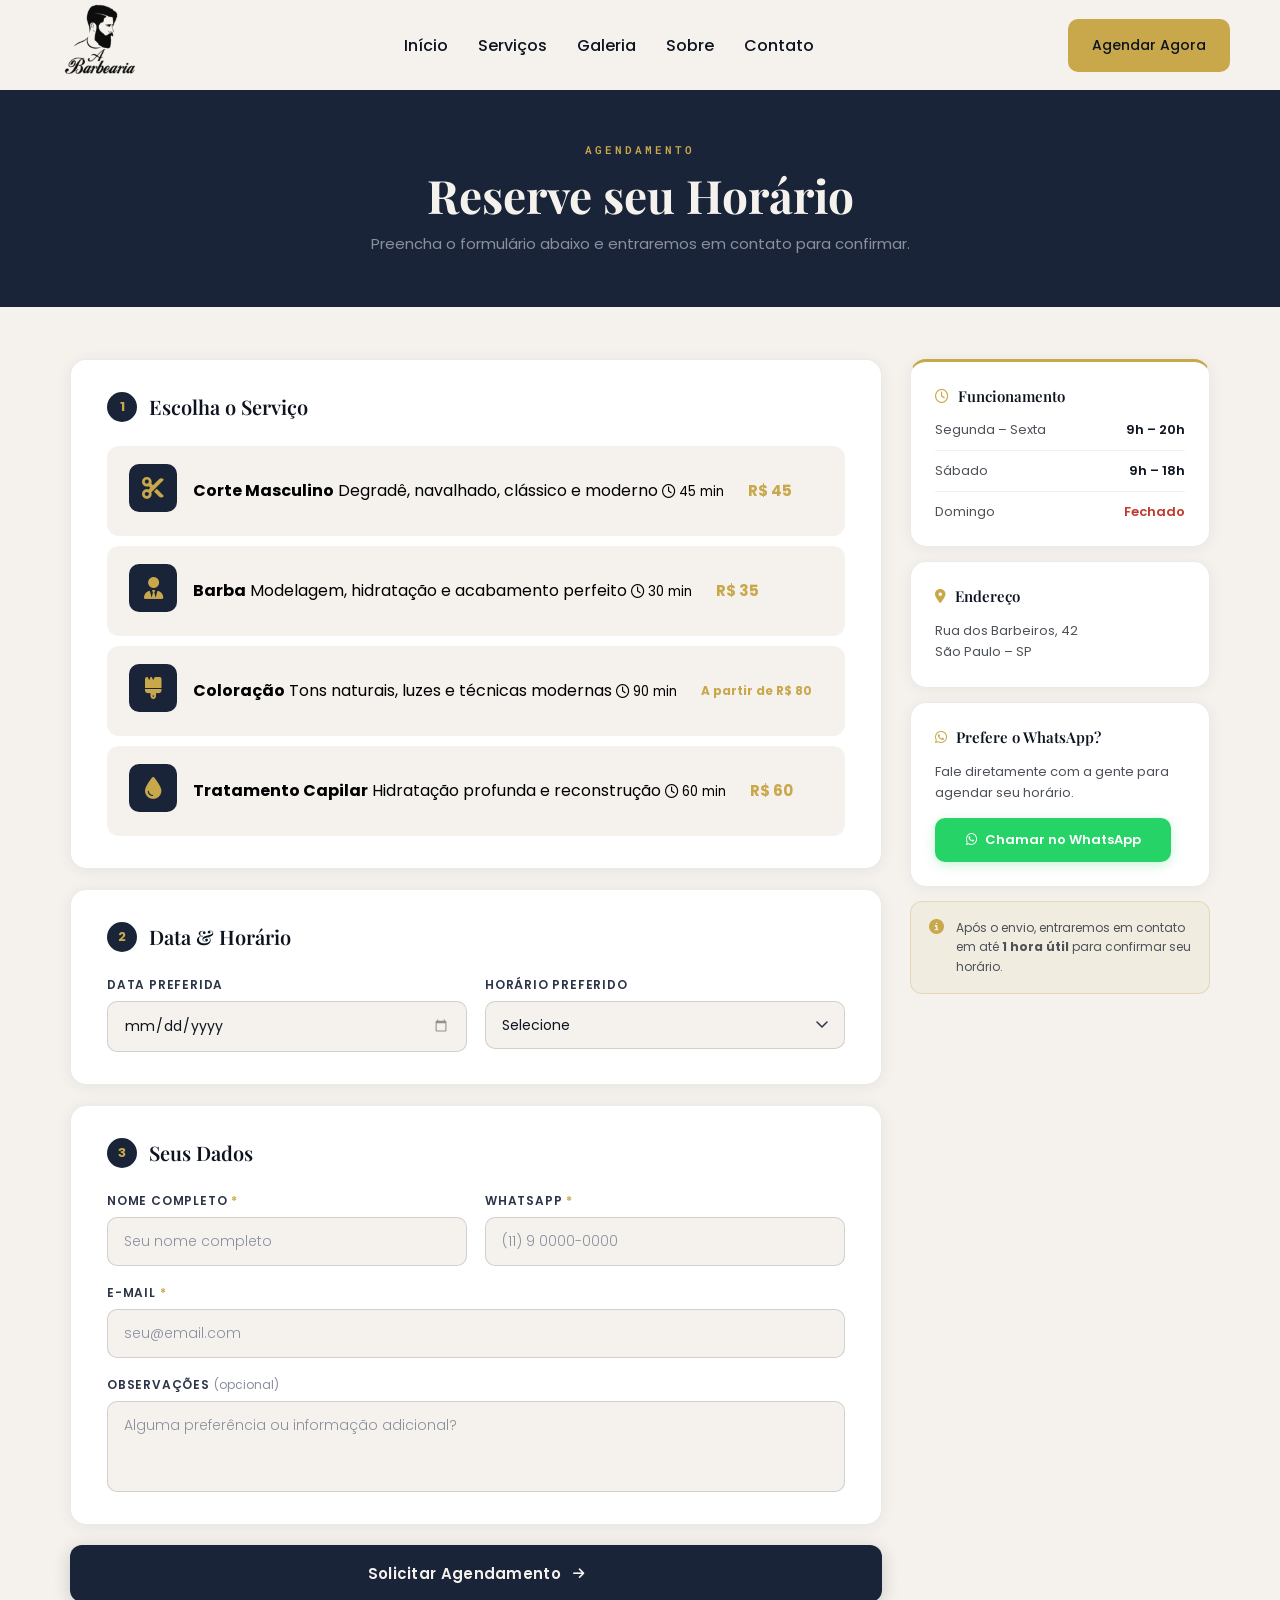
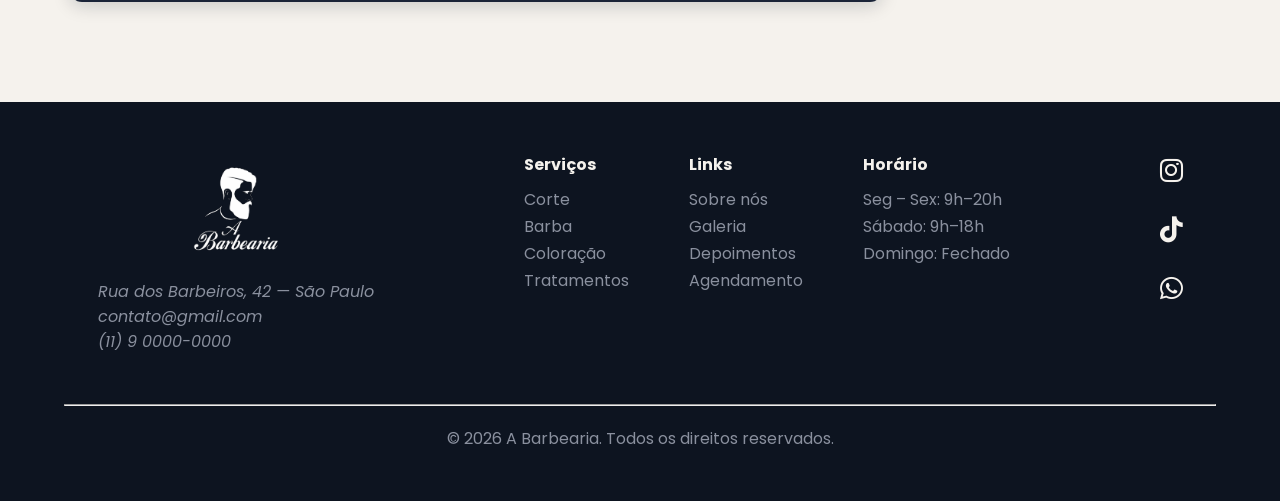
<file: pages/agendamento.html>
<!DOCTYPE html>
<html lang="pt-BR">

<head>
    <meta charset="UTF-8">
    <meta name="viewport" content="width=device-width, initial-scale=1.0">
    <link rel="stylesheet" href="../style/style.css">
    <link rel="stylesheet" href="../style/agendamento.css">
    <link rel="preconnect" href="https://fonts.googleapis.com">
    <link rel="preconnect" href="https://fonts.gstatic.com" crossorigin>
    <link
        href="https://fonts.googleapis.com/css2?family=Playfair+Display:wght@400;500;600;700;800&family=Poppins:wght@300;400;500;600&display=swap"
        rel="stylesheet">
    <link rel="stylesheet" href="https://cdnjs.cloudflare.com/ajax/libs/font-awesome/6.5.0/css/all.min.css">
    <title>Agendamento — A Barbearia</title>
</head>

<body class="pagina-agendamento">

    <header class="navbar">
        <div class="logo">
            <a href="../index.html"><img src="../midias/images/logos/logo-com-texto-preto.png" alt="Logo da Barbearia"></a>
        </div>

        <button id="btn-mobile" class="menu-hamburguer" aria-label="Abrir Menu" aria-expanded="false">
            <i class="fa-solid fa-bars" id="icone-btn"></i>
        </button>

        <nav class="nav-menu">
            <ul class="navlink">
                <li><a href="../index.html#inicio">Início</a></li>
                <li><a href="../index.html#servicos">Serviços</a></li>
                <li><a href="../index.html#galeria">Galeria</a></li>
                <li><a href="../index.html#quem-somos">Sobre</a></li>
                <li><a href="../index.html#footer">Contato</a></li>
            </ul>
        </nav>
        <a href="../pages/agendamento.html" class="btn btn-primary">Agendar Agora</a>
    </header>

    <!-- Hero banner -->
    <div class="agendamento-hero">
        <span class="secao-label">Agendamento</span>
        <h1>Reserve seu Horário</h1>
        <p>Preencha o formulário abaixo e entraremos em contato para confirmar.</p>
    </div>

    <!-- Main -->
    <main class="agendamento-main">
        <div class="agendamento-layout">

            <!-- ── Coluna esquerda: Formulário ── -->
            <div class="formulario-wrapper">
                <form id="form" action="https://wa.me/5511917957905" target="_blank">
                <!-- Bloco 1: Serviço -->
                <div class="form-bloco">
                    <h3><span class="bloco-num">1</span> Escolha o Serviço</h3>
                    <div class="servicos-opcoes">

                        <label class="servico-opcao">
                            <input type="checkbox" name="servico" value="corte">
                            <div class="opcao-card">
                                <div class="servico-icone">
                                    <i class="fa-solid fa-scissors"></i>
                                </div>
                                <div class="opcao-info">
                                    <strong>Corte Masculino</strong>
                                    <span>Degradê, navalhado, clássico e moderno</span>
                                    <small><i class="fa-regular fa-clock"></i> 45 min</small>
                                </div>
                                <span class="opcao-preco">R$ 45</span>
                            </div>
                        </label>

                        <label class="servico-opcao">
                            <input type="checkbox" name="servico" value="barba">
                            <div class="opcao-card">
                                <div class="servico-icone">
                                    <i class="fa-solid fa-user-tie"></i>
                                </div>
                                <div class="opcao-info">
                                    <strong>Barba</strong>
                                    <span>Modelagem, hidratação e acabamento perfeito</span>
                                    <small><i class="fa-regular fa-clock"></i> 30 min</small>
                                </div>
                                <span class="opcao-preco">R$ 35</span>
                            </div>
                        </label>

                        <label class="servico-opcao">
                            <input type="checkbox" name="servico" value="coloracao">
                            <div class="opcao-card">
                                <div class="servico-icone">
                                    <i class="fa-solid fa-brush"></i>
                                </div>
                                <div class="opcao-info">
                                    <strong>Coloração</strong>
                                    <span>Tons naturais, luzes e técnicas modernas</span>
                                    <small><i class="fa-regular fa-clock"></i> 90 min</small>
                                </div>
                                <span class="opcao-preco destaque">A partir de R$ 80</span>
                            </div>
                        </label>

                        <label class="servico-opcao">
                            <input type="checkbox" name="servico" value="tratamento">
                            <div class="opcao-card">
                                <div class="servico-icone">
                                    <i class="fa-solid fa-droplet"></i>
                                </div>
                                <div class="opcao-info">
                                    <strong>Tratamento Capilar</strong>
                                    <span>Hidratação profunda e reconstrução</span>
                                    <small><i class="fa-regular fa-clock"></i> 60 min</small>
                                </div>
                                <span class="opcao-preco">R$ 60</span>
                            </div>
                        </label>
                        
                    </div>
                </div>

                <!-- Bloco 2: Data & Horário -->
                <div class="form-bloco">
                    <h3><span class="bloco-num">2</span> Data & Horário</h3>
                    <div class="data-horario-row">
                        <div class="campo">
                            <label for="data">Data preferida</label>
                            <input type="date" id="data" required name="data">
                        </div>
                        <div class="campo">
                            <label for="horario">Horário preferido</label>
                            <select id="horario" required name="horario">
                                <option value="" disabled selected>Selecione</option>
                                <option>09:00</option>
                                <option>09:30</option>
                                <option>10:00</option>
                                <option>10:30</option>
                                <option>11:00</option>
                                <option>11:30</option>
                                <option>14:00</option>
                                <option>14:30</option>
                                <option>15:00</option>
                                <option>15:30</option>
                                <option>16:00</option>
                                <option>16:30</option>
                                <option>17:00</option>
                                <option>17:30</option>
                                <option>18:00</option>
                                <option>18:30</option>
                                <option>19:00</option>
                                <option>19:30</option>
                            </select>
                        </div>
                    </div>
                </div>

                <!-- Bloco 3: Dados pessoais -->
                <div class="form-bloco">
                    <h3><span class="bloco-num">3</span> Seus Dados</h3>
                    <div class="campos-grid">

                        <div class="campo">
                            <label for="nome">Nome completo <span class="obrigatorio">*</span></label>
                            <input type="text" id="nome" name="nome" placeholder="Seu nome completo" required>
                        </div>

                        <div class="campo">
                            <label for="telefone">WhatsApp <span class="obrigatorio">*</span></label>
                            <input type="tel" id="telefone" name="telefone" placeholder="(11) 9 0000-0000" required>
                        </div>

                        <div class="campo campo-full">
                            <label for="email">E-mail <span class="obrigatorio">*</span></label>
                            <input type="email" id="email" name="email" placeholder="seu@email.com" required>
                        </div>

                        <div class="campo campo-full">
                            <label for="observacoes">Observações <span
                                    style="font-weight:400;text-transform:none;letter-spacing:0;color:var(--color-gray)">(opcional)</span></label>
                            <textarea id="observacoes" name="observacoes" rows="3"
                                placeholder="Alguma preferência ou informação adicional?"></textarea>
                            <input type="hidden" name="text" value="" id="mensagemCompleta">
                        </div>

                    </div>
                </div>

                <button class="btn-agendar" type="button" onclick="enviarMensagem()">
                    Solicitar Agendamento <i class="fa-solid fa-arrow-right"></i>
                </button>
                </form>
            </div>

            <!-- ── Coluna direita: Aside ── -->
            <aside class="agendamento-aside">

                <div class="aside-bloco destaque-aside">
                    <h4><i class="fa-regular fa-clock"></i> Funcionamento</h4>
                    <ul class="horarios-lista">
                        <li><span>Segunda – Sexta</span><strong>9h – 20h</strong></li>
                        <li><span>Sábado</span><strong>9h – 18h</strong></li>
                        <li class="fechado"><span>Domingo</span><strong>Fechado</strong></li>
                    </ul>
                </div>

                <div class="aside-bloco">
                    <h4><i class="fa-solid fa-location-dot"></i> Endereço</h4>
                    <p>Rua dos Barbeiros, 42<br>São Paulo – SP</p>
                </div>

                <div class="aside-bloco">
                    <h4><i class="fa-brands fa-whatsapp"></i> Prefere o WhatsApp?</h4>
                    <p>Fale diretamente com a gente para agendar seu horário.</p>
                    <a href="https://wa.me/+5511917957905" class="btn-whatsapp" target="_blank">
                        <i class="fa-brands fa-whatsapp"></i> Chamar no WhatsApp
                    </a>
                </div>

                <div class="aside-aviso">
                    <i class="fa-solid fa-circle-info"></i>
                    <p>Após o envio, entraremos em contato em até <strong>1 hora útil</strong> para confirmar seu
                        horário.</p>
                </div>

            </aside>

        </div>
    </main>

    <footer id="footer">
        <div class="footer-container">
            <div class="brand">
                <div class="logo">
                    <a href="../index.html"><img src="../midias/images/logos/logo-com-texto-branco.png"
                            alt="Logo A Barbearia" /></a>
                </div>
                <address>
                    <p>Rua dos Barbeiros, 42 — São Paulo</p>
                    <p>contato@gmail.com</p>
                    <p>(11) 9 0000-0000</p>
                </address>
            </div>
            <nav>
                <div class="links">
                    <h4>Serviços</h4>
                    <ul>
                        <li><a href="../pages/agendamento.html">Corte</a></li>
                        <li><a href="../pages/agendamento.html">Barba</a></li>
                        <li><a href="../pages/agendamento.html">Coloração</a></li>
                        <li><a href="../pages/agendamento.html">Tratamentos</a></li>
                    </ul>
                </div>
                <div class="links">
                    <h4>Links</h4>
                    <ul>
                        <li><a href="#">Sobre nós</a></li>
                        <li><a href="../pages/galeria.html">Galeria</a></li>
                        <li><a href="#">Depoimentos</a></li>
                        <li><a href="../pages/agendamento.html">Agendamento</a></li>
                    </ul>
                </div>
                <div class="links">
                    <h4>Horário</h4>
                    <ul>
                        <li>Seg – Sex: 9h–20h</li>
                        <li>Sábado: 9h–18h</li>
                        <li>Domingo: Fechado</li>
                    </ul>
                </div>
            </nav>
            <div class="social">
                <a href="#"><i class="fa-brands fa-instagram"></i></a>
                <a href="#"><i class="fa-brands fa-tiktok"></i></a>
                <a href="#"><i class="fa-brands fa-whatsapp"></i></a>
            </div>
        </div>
        <div class="copyright">
            <hr />
            <p>© 2026 A Barbearia. Todos os direitos reservados.</p>
        </div>
    </footer>

    <script src="../script/script.js" defer></script>
</body>

</html>
</file>
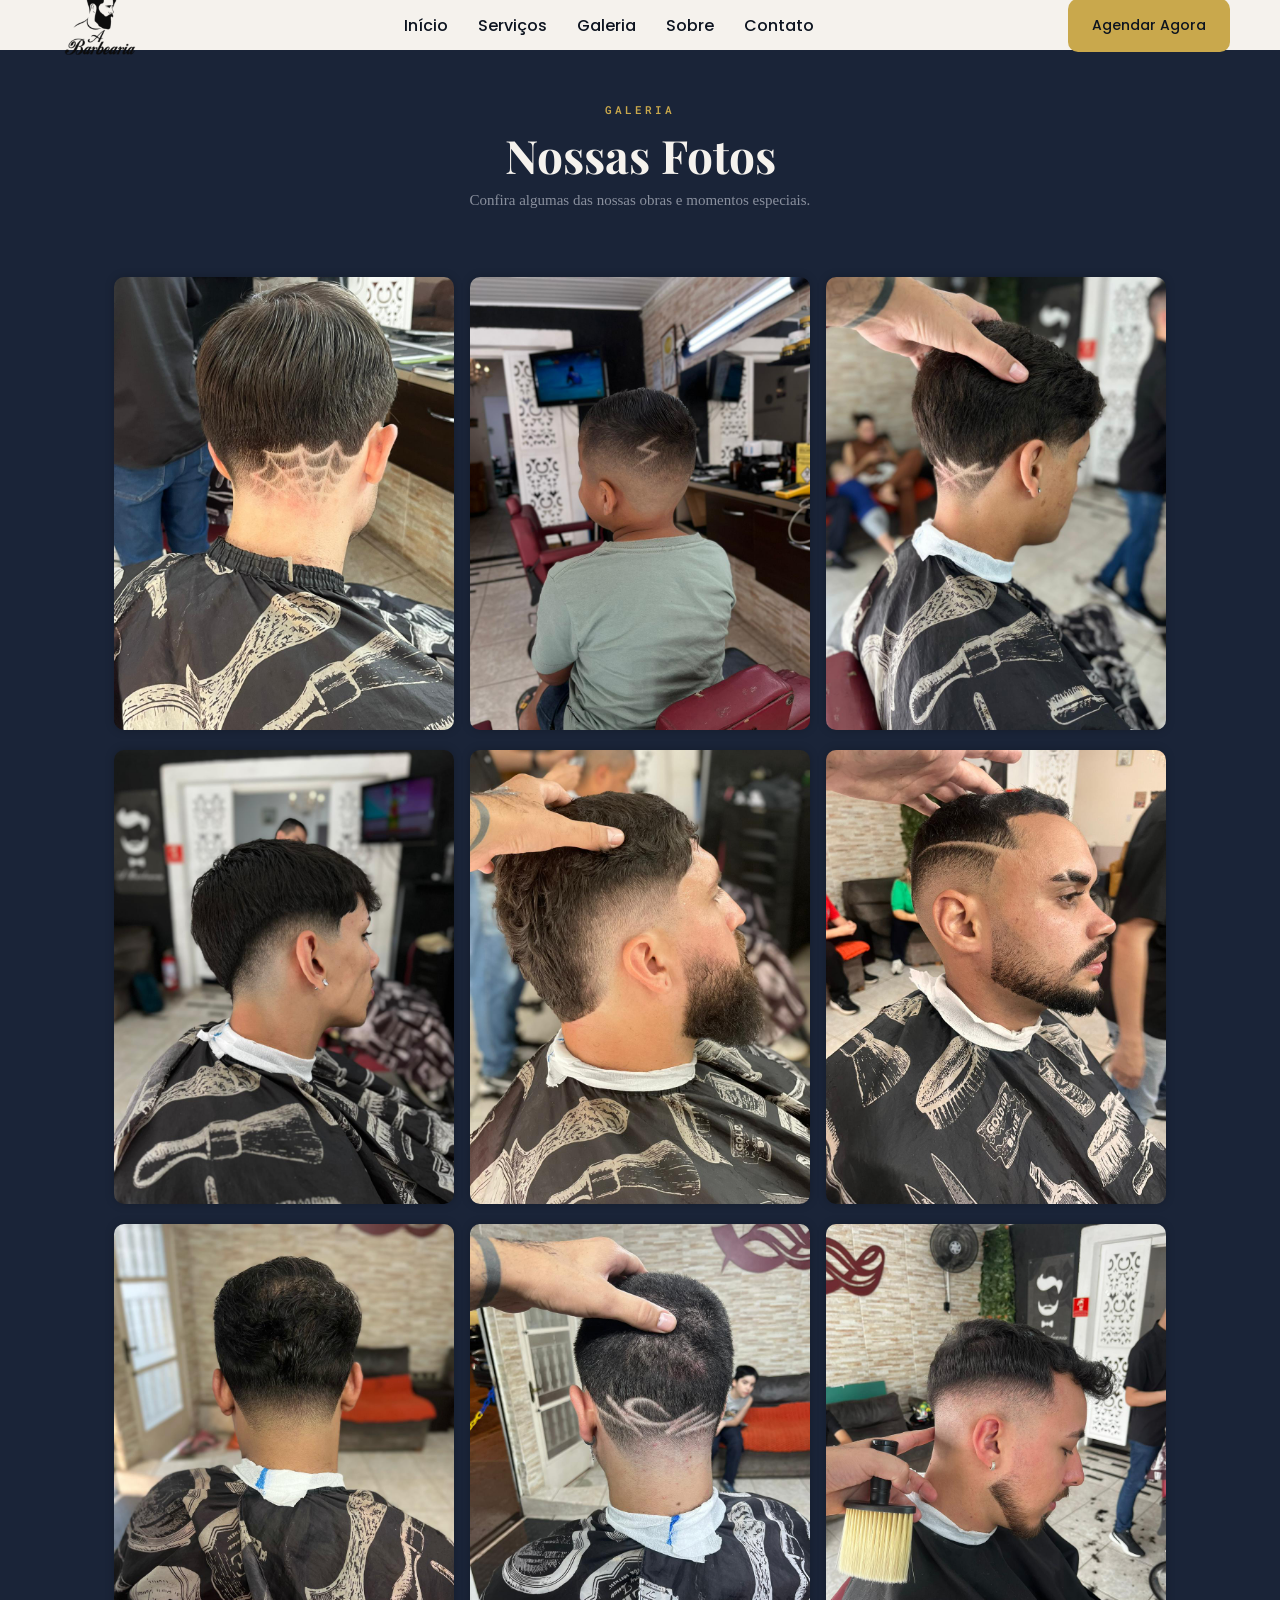
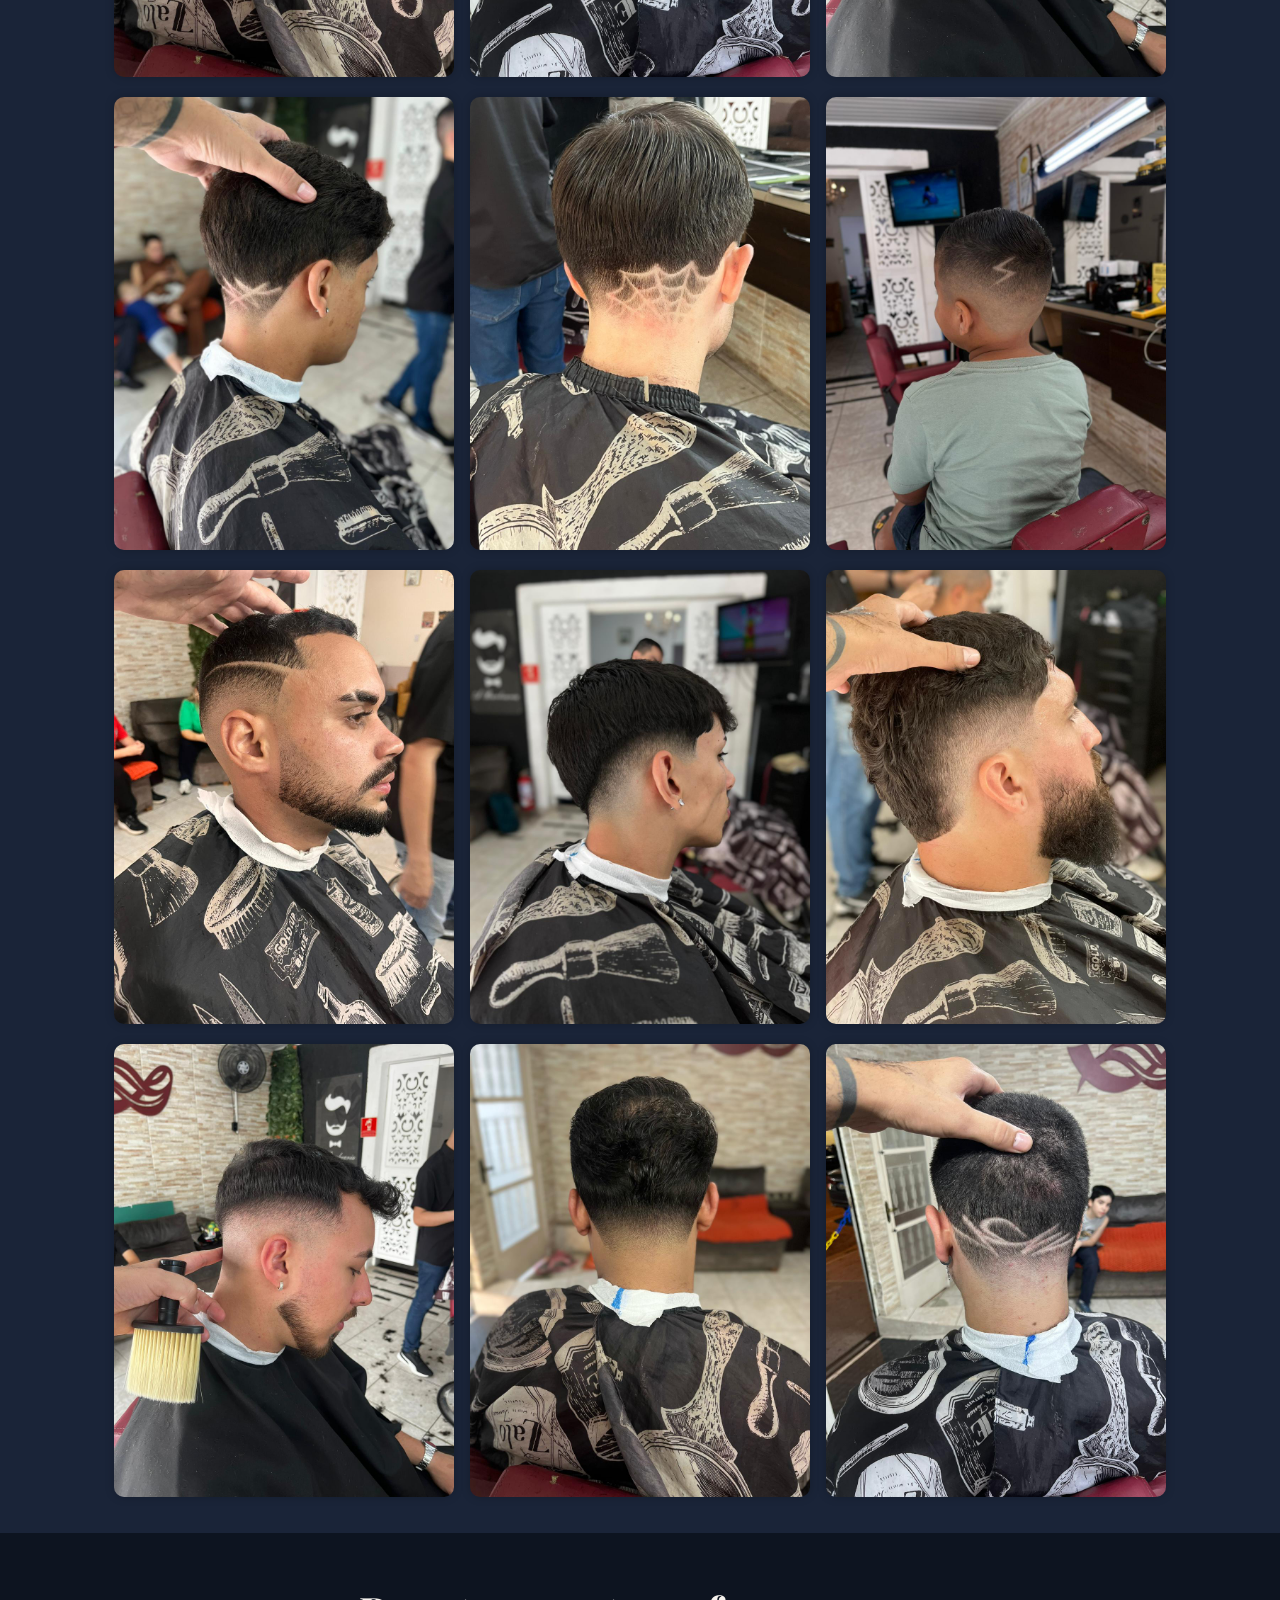
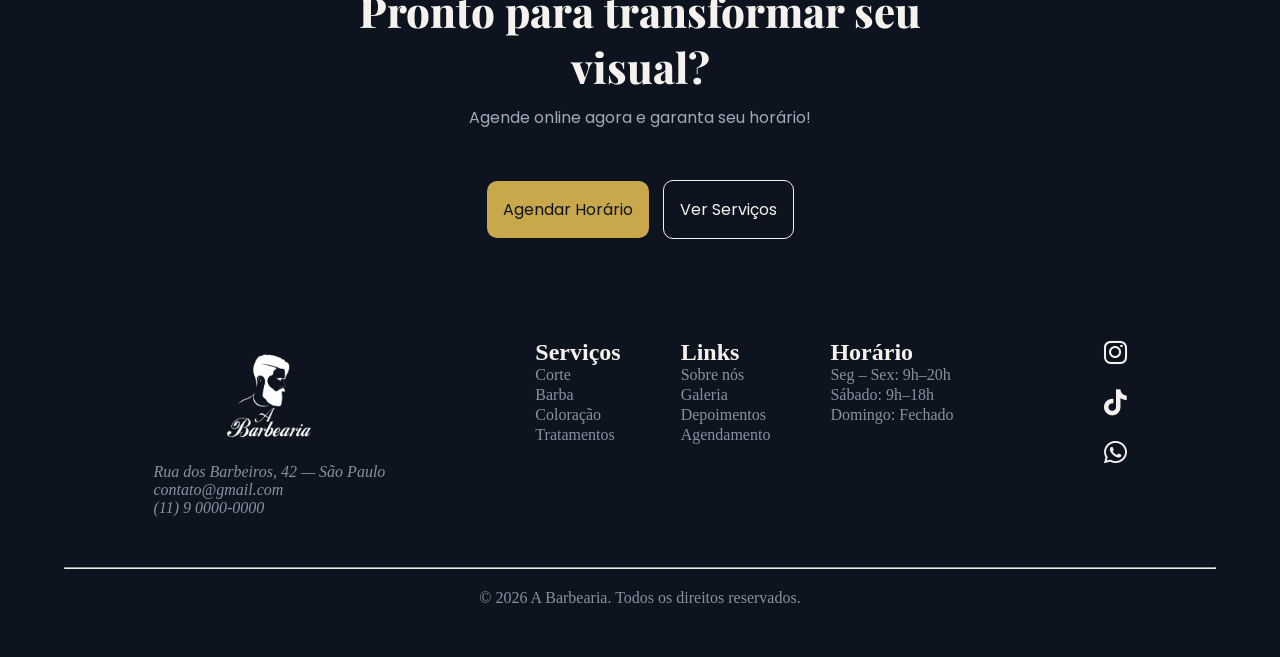
<file: pages/galeria.html>
<!DOCTYPE html>
<html lang="pt-br">

<head>
    <meta charset="UTF-8">
    <meta name="viewport" content="width=device-width, initial-scale=1.0">
    <link rel="stylesheet" href="../style/galeria.css">
    <link rel="stylesheet" href="../style/style.css">
    <link rel="stylesheet" href="https://cdnjs.cloudflare.com/ajax/libs/font-awesome/6.5.0/css/all.min.css">
    <title>Galeria - A Barbearia</title>
</head>

<body>
    <header class="navbar">
        <div class="logo">
            <a href="../index.html"><img src="../midias/images/logos/logo-com-texto-preto.png"
                    alt="Logo da Barbearia"></a>
        </div>

        <button id="btn-mobile" class="menu-hamburguer" aria-label="Abrir Menu" aria-expanded="false">
            <i class="fa-solid fa-bars" id="icone-btn"></i>
        </button>

        <nav class="nav-menu">
            <ul class="navlink">
                <li><a href="../index.html#inicio">Início</a></li>
                <li><a href="../index.html#servicos">Serviços</a></li>
                <li><a href="../index.html#galeria">Galeria</a></li>
                <li><a href="../index.html#quem-somos">Sobre</a></li>
                <li><a href="../index.html#footer">Contato</a></li>
            </ul>
        </nav>
        <a href="../pages/agendamento.html" class="btn btn-primary">Agendar Agora</a>
    </header>

    <!-- Hero banner -->
    <div class="galeria-hero">
        <span class="secao-label">Galeria</span>
        <h1>Nossas Fotos</h1>
        <p>Confira algumas das nossas obras e momentos especiais.</p>
    </div>

    <!-- Galeria de fotos -->
    <main>
        <section id="pag-galeria-container" class="pag-galeria-container">
            <div class="pag-galeria-grid">
                <img src="../midias/images/corte1.jpeg" alt="Corte 1">
                <img src="../midias/images/corte2.jpeg" alt="Corte 2">
                <img src="../midias/images/corte3.jpeg" alt="Corte 3">
                <img src="../midias/images/corte4.jpeg" alt="Corte 4">
                <img src="../midias/images/corte5.jpeg" alt="Corte 5">
                <img src="../midias/images/corte6.jpeg" alt="Corte 6">
            </div>
            <div class="pag-galeria-grid">
                <img src="../midias/images/corte7.jpeg" alt="Corte 7">
                <img src="../midias/images/corte8.jpeg" alt="Corte 8">
                <img src="../midias/images/corte9.jpeg" alt="Corte 9">
                <img src="../midias/images/corte1.jpeg" alt="Corte 10">
                <img src="../midias/images/corte2.jpeg" alt="Corte 11">
                <img src="../midias/images/corte3.jpeg" alt="Corte 12">
            </div>
            <div class="pag-galeria-grid">
                <img src="../midias/images/corte4.jpeg" alt="Corte 13">
                <img src="../midias/images/corte5.jpeg" alt="Corte 14">
                <img src="../midias/images/corte6.jpeg" alt="Corte 15">
                <img src="../midias/images/corte7.jpeg" alt="Corte 16">
                <img src="../midias/images/corte8.jpeg" alt="Corte 17">
                <img src="../midias/images/corte9.jpeg" alt="Corte 18">
            </div>
        </section>
        <section id="cta" class="cta">
            <div class="textos">
                <h2>Pronto para transformar seu <br> visual?</h2>
                <p>Agende online agora e garanta seu horário!</p>
            </div>
            <div class="botoes">
                <a class="agendar-horario" href="./pages/agendamento.html">Agendar Horário</a>
                <a class="ver-servicos" href="#servicos">Ver Serviços</a>
            </div>
        </section>
    </main>
    <footer id="footer">
        <div class="footer-container">
            <div class="brand">
                <div class="logo">
                    <a href="../index.html"><img src="../midias/images/logos/logo-com-texto-branco.png"
                            alt="Logo A Barbearia" /></a>
                </div>
                <address>
                    <p>Rua dos Barbeiros, 42 — São Paulo</p>
                    <p>contato@gmail.com</p>
                    <p>(11) 9 0000-0000</p>
                </address>
            </div>
            <nav>
                <div class="links">
                    <h2>Serviços</h2>
                    <ul>
                        <li><a href="../pages/agendamento.html">Corte</a></li>
                        <li><a href="../pages/agendamento.html">Barba</a></li>
                        <li><a href="../pages/agendamento.html">Coloração</a></li>
                        <li><a href="../pages/agendamento.html">Tratamentos</a></li>
                    </ul>
                </div>
                <div class="links">
                    <h2>Links</h2>
                    <ul>
                        <li><a href="../pages/sobre.html">Sobre nós</a></li>
                        <li><a href="../pages/galeria.html">Galeria</a></li>
                        <li><a href="../index.html#depoimentos">Depoimentos</a></li>
                        <li><a href="../pages/agendamento.html">Agendamento</a></li>
                    </ul>
                </div>
                <div class="links">
                    <h2>Horário</h2>
                    <ul>
                        <li>Seg – Sex: 9h–20h</li>
                        <li>Sábado: 9h–18h</li>
                        <li>Domingo: Fechado</li>
                    </ul>
                </div>
            </nav>
            <div class="social">
                <a href="#"><i class="fa-brands fa-instagram"></i></a>
                <a href="#"><i class="fa-brands fa-tiktok"></i></a>
                <a href="#"><i class="fa-brands fa-whatsapp"></i></a>
            </div>
        </div>
        <div class="copyright">
            <hr />
            <p>© 2026 A Barbearia. Todos os direitos reservados.</p>
        </div>
    </footer>

    <script src="../script/script.js"></script>
</body>

</html>
</file>
<file: style/style.css>
@import url('https://fonts.googleapis.com/css2?family=Poppins:ital,wght@0,100;0,200;0,300;0,400;0,500;0,600;0,700;0,800;0,900;1,100;1,200;1,300;1,400;1,500;1,600;1,700;1,800;1,900&family=Saira+Stencil:ital,wght@0,100..900;1,100..900&family=UnifrakturMaguntia&display=swap');
@import url('https://fonts.googleapis.com/css2?family=Playfair+Display:ital,wght@0,400..900;1,400..900&family=Poppins:ital,wght@0,100;0,200;0,300;0,400;0,500;0,600;0,700;0,800;0,900;1,100;1,200;1,300;1,400;1,500;1,600;1,700;1,800;1,900&family=Saira+Stencil:ital,wght@0,100..900;1,100..900&family=UnifrakturMaguntia&display=swap');
@import url('https://fonts.googleapis.com/css2?family=Cormorant+Garamond:ital,wght@0,300..700;1,300..700&family=Montserrat:ital,wght@0,100..900;1,100..900&family=Prata&family=Roboto+Mono:ital,wght@0,100..700;1,100..700&display=swap');

* {
    margin: 0px;
    padding: 0px;
}

:root {
    --color-black: #0D1420;
    --color-navy: #1A2438;
    --color-charcoal: #2C3547;
    --color-gray: #8A909E;
    --color-paragraf: #4d5158;
    --color-gold: #C9A84C;
    --color-offwhite: #F5F2ED;
}

html {
    scroll-behavior: smooth;
}

/* --- NAV BAR --- */
.navbar {
    display: flex;
    margin: auto;
    height: 50px;
    justify-content: space-between;
    align-items: center;
    padding: 20px 50px;
    background-color: var(--color-offwhite);
}

.navbar .logo {
    width: 100px;
}

.navbar .logo a img {
    width: 100%;
}

.navbar nav .navlink {
    display: flex;
    list-style: none;
    gap: 30px;
}

.navbar nav .navlink a {
    font-family: 'Poppins', sans-serif;
    text-decoration: none;
    color: var(--color-black);
    font-size: 16px;
    font-weight: 500;
    transition: all 0.2s ease;
}

.navbar nav .navlink li {
    transition: all 0.2s ease;
}

.navbar nav .navlink li:hover {
    transform: translateY(-3px);
}

.navbar nav .navlink a:hover {
    color: #a78a3d;
}

/* Como o Site foi Feito Primeiro pra desktop, o botão hamburguer segue a regra de nao aparecer nesse tipo de tela */
.menu-hamburguer {
    display: none;
    background: transparent;
    border: none;
    font-size: 28px;
    color: var(--color-black);
    cursor: pointer;
    transition: color 0.2s ease;
}

.menu-hamburguer:hover {
    color: var(--color-gold);
}

/* --- BOTÕES (Nav e Hero) --- */
.btn {
    font-family: 'Poppins', sans-serif;
    padding: 16px 24px;
    border-radius: 10px;
    text-decoration: none;
    font-weight: 500;
    font-size: 14px;
    transition: all 0.3s ease;
}

.btn:hover {
    transform: translateY(-4px);
}

.btn-primary {
    background-color: var(--color-gold);
    color: var(--color-black);
    border: none;
}

.btn-primary:hover {
    background-color: #a78a3d;
}

.btn-outline {
    background-color: transparent;
    color: var(--color-offwhite);
    border: 1px solid var(--color-offwhite);
}

.btn-outline:hover {
    background-color: var(--color-offwhite);
    color: var(--color-black);
}

/* --- HERO SECTION --- */
.hero {
    background-color: var(--color-navy);
    padding: 80px 50px;
    min-height: 60vh;
    display: flex;
    flex-direction: column;
    justify-content: center;
    background: linear-gradient(rgba(0, 0, 0, 0.8), rgba(0, 0, 0, 0.8)), url(../midias/images/fachada.webp);
    background-size: cover;
    background-repeat: no-repeat;
    background-position: right right;

}

.hero-content {
    max-width: 600px;
}

.eyebrow {
    font-family: 'Poppins', sans-serif;
    color: var(--color-gold);
    font-size: 14px;
    font-weight: 600;
    letter-spacing: 1px;
    text-transform: uppercase;
    display: block;
    margin-bottom: 20px;
}

.hero h1 {
    font-family: 'Playfair Display', serif;
    font-size: 56px;
    line-height: 1.2;
    margin-bottom: 20px;
    color: var(--color-offwhite);
}

.hero-description {
    font-family: 'Poppins', sans-serif;
    color: var(--color-gray);
    font-size: 18px;
    line-height: 1.6;
    margin-bottom: 40px;
    max-width: 500px;
}

.hero-buttons {
    display: flex;
    gap: 20px;
    margin-bottom: 50px;
}

/* --- ESTATÍSTICAS DO HERO --- */
.hero-stats {
    display: flex;
    gap: 40px;
}

.stat-item h2 {
    font-family: 'Playfair Display', serif;
    color: var(--color-gold);
    font-size: 28px;
    margin-bottom: 5px;
}

.stat-item p {
    font-family: 'Poppins', sans-serif;
    color: var(--color-gray);
    font-size: 14px;
}

.star {
    font-size: 20px;
}

/* --- TRUST BAR --- */
.trust-bar {
    background-color: var(--color-charcoal);
    padding: 25px 50px;
}

.trust-list {
    display: flex;
    justify-content: center;
    align-items: center;
    list-style: none;
    color: var(--color-offwhite);
    font-family: 'Poppins', sans-serif;
    font-size: 14px;
}

.trust-list li {
    flex: 1;
    text-align: center;
    padding: 0 20px;
}

.trust-list li+li {
    border-left: 1px solid rgba(255, 255, 255, 0.2);
}

/* ========================================
SEÇÃO: NOSSOS SERVIÇOS
======================================== */

.servicos {
    background-color: var(--color-offwhite);
    padding: 80px 80px 170px;

}

.servicos-header {
    display: flex;
    flex-direction: column;
    align-items: center;
    text-align: center;
    margin-bottom: 50px;
}

.secao-label {
    font-family: 'Roboto Mono';
    font-size: 12px;
    font-weight: 600;
    letter-spacing: 2px;
    color: #9f8028;
    text-transform: uppercase;
    margin-bottom: 12px;
}

.servicos-header h2 {
    font-family: 'Playfair Display', serif;
    font-size: 42px;
    font-weight: 700;
    color: var(--color-black);
    margin-bottom: 12px;
}

.servicos-header p {
    font-family: 'Poppins', sans-serif;
    font-size: 16px;
    font-weight: 400;
    color: var(--color-paragraf);
}

.servicos-grid {
    display: grid;
    grid-template-columns: repeat(4, 1fr);
    gap: 24px;
    max-width: 1200px;
    margin: 0 auto;
}

.servico-card {
    background-color: #ffffff;
    border-radius: 12px;
    padding: 28px 24px;
    display: flex;
    flex-direction: column;
    gap: 10px;
    box-shadow: 0 2px 8px rgba(13, 20, 32, 0.07);
    transition: transform 0.25s ease, box-shadow 0.25s ease;
    border: 1px solid var(--color-navy);
}

.servico-card:hover {
    transform: translateY(-5px);
    box-shadow: 0 8px 28px rgba(13, 20, 32, 0.13);
}

.servico-icone {
    font-size: 22px;
    background-color: var(--color-navy);
    width: 48px;
    height: 48px;
    border-radius: 10px;
    display: flex;
    align-items: center;
    justify-content: center;
    margin-bottom: 6px;
}

.servico-icone i {
    color: var(--color-gold);
}

.servico-card h3 {
    font-family: 'Poppins';
    font-size: 18px;
    font-weight: 600;
    color: var(--color-black);
}

.servico-card p {
    font-family: 'Poppins', sans-serif;
    font-size: 13px;
    font-weight: 400;
    color: var(--color-paragraf);
    line-height: 1.5;
    flex: 1;
}

.servico-rodape {
    display: flex;
    align-items: center;
    justify-content: space-between;
    margin-top: 12px;
    padding-top: 16px;
    border-top: 1px solid rgba(138, 144, 158, 0.2);
}

.servico-preco {
    font-family: 'Poppins', sans-serif;
    font-size: 15px;
    font-weight: 600;
    color: #9f8028;
}

.destaque-preco {
    font-size: 13px;
}

.servico-link {
    font-family: 'Poppins', sans-serif;
    font-size: 14px;
    font-weight: 500;
    color: var(--color-navy);
    text-decoration: none;
    border: var(--color-navy) 2px solid;
    padding: 10px;
    border-radius: 10px;
    transition: all 0.3s ease;
}

.servico-link:hover {
    color: var(--color-offwhite);
    transform: translateY(-4px);
    background-color: var(--color-navy);
}

/* ── Desktop padrão: até 1280px ── */
@media screen and (max-width: 1280px) {
    .servicos {
        padding: 80px 60px 140px;
    }

    .servicos-grid {
        max-width: 100%;
        gap: 20px;
    }
}

/* ── Laptop / Tablet landscape: até 1024px ── */
@media screen and (max-width: 1024px) {
    .servicos {
        padding: 72px 48px 120px;
    }

    .servicos-header h2 {
        font-size: 36px;
    }

    .servicos-header p {
        font-size: 15px;
    }

    /* 2 colunas: mantém legibilidade sem comprimir demais */
    .servicos-grid {
        grid-template-columns: repeat(2, 1fr);
        gap: 20px;
    }
}

/* ── Tablet portrait: até 768px ── */
@media screen and (max-width: 768px) {
    .servicos {
        padding: 64px 32px 100px;
    }

    .servicos-header {
        margin-bottom: 40px;
    }

    .servicos-header h2 {
        font-size: 32px;
    }

    .servicos-header p {
        font-size: 14px;
        max-width: 480px;
    }

    .servicos-grid {
        grid-template-columns: repeat(2, 1fr);
        gap: 16px;
    }

    .servico-card {
        padding: 24px 20px;
    }

    .servico-icone {
        width: 46px;
        height: 46px;
        font-size: 22px;
    }

    .servico-card h3 {
        font-size: 16px;
    }

    .servico-card p {
        font-size: 12px;
    }

    .servico-preco {
        font-size: 14px;
    }

    .destaque-preco {
        font-size: 12px;
    }

    .servico-link {
        font-size: 13px;
        padding: 8px 10px;
    }
}

/* ── Mobile large: até 600px ── */
@media screen and (max-width: 600px) {
    .servicos {
        padding: 56px 24px 88px;
    }

    /* 1 coluna com largura controlada para não parecer "esticado" */
    .servicos-grid {
        grid-template-columns: 1fr;
        max-width: 420px;
        margin: 0 auto;
        gap: 14px;
    }

    .servicos-header h2 {
        font-size: 28px;
    }
}

/* ── Mobile padrão: até 480px ── */
@media screen and (max-width: 480px) {
    .servicos {
        padding: 48px 20px 80px;
    }

    .secao-label {
        font-size: 11px;
        letter-spacing: 1.5px;
    }

    .servicos-header h2 {
        font-size: 26px;
    }

    .servicos-header p {
        font-size: 13px;
    }

    .servicos-grid {
        max-width: 100%;
        gap: 12px;
    }

    .servico-card {
        padding: 22px 18px;
        gap: 8px;
    }

    .servico-icone {
        width: 44px;
        height: 44px;
        font-size: 20px;
        border-radius: 8px;
    }

    .servico-card h3 {
        font-size: 15px;
    }

    .servico-card p {
        font-size: 12px;
        line-height: 1.6;
    }

    .servico-rodape {
        margin-top: 10px;
        padding-top: 12px;
    }

    .servico-preco {
        font-size: 14px;
    }

    .destaque-preco {
        font-size: 11px;
    }

    .servico-link {
        font-size: 12px;
        padding: 8px 12px;
        border-radius: 8px;
    }
}

/* ── Mobile pequeno: até 360px ── */
@media screen and (max-width: 360px) {
    .servicos {
        padding: 40px 16px 72px;
    }

    .servicos-header h2 {
        font-size: 24px;
    }

    .servico-card {
        padding: 20px 16px;
    }

    /* Rodapé empilhado evita overflow em telas muito estreitas */
    .servico-rodape {
        flex-direction: column;
        align-items: flex-start;
        gap: 10px;
    }

    .servico-link {
        align-self: stretch;
        text-align: center;
    }
}

.galeria {
    background-color: var(--color-black);
    padding: 92px 80px 82px;
}

.galeria-header {
    display: flex;
    flex-direction: column;
    align-items: center;
    text-align: center;
    margin-bottom: 42px;
}

.galeria-header h2 {
    font-family: 'Playfair Display', serif;
    font-size: 42px;
    font-weight: 700;
    line-height: 1.1;
    color: var(--color-offwhite);
}

/* ========================================
    GRID DA GALERIA
   ======================================== */

.galeria-grid {
    max-width: 1200px;
    margin: 0 auto;
    display: grid;
    grid-template-columns: 1.32fr 1fr 1fr 1.32fr;
    grid-template-rows: 200px 200px;
    gap: 12px;
    grid-template-areas:
        "foto1 foto2 foto4 foto6"
        "foto1 foto3 foto5 foto6";
}

/* ========================================
    POSICIONAMENTO DAS FOTOS
   ======================================== */

.foto-1 {
    grid-area: foto1;
}

.foto-2 {
    grid-area: foto2;
}

.foto-3 {
    grid-area: foto3;
}

.foto-4 {
    grid-area: foto4;
}

.foto-5 {
    grid-area: foto5;
}

.foto-6 {
    grid-area: foto6;
}

/* ========================================
    ITENS
   ======================================== */

.galeria-item {
    position: relative;
    background-color: var(--color-charcoal);
    border-radius: 8px;
    overflow: hidden;
    cursor: pointer;
    border: 1px solid var(--color-gray);
}

.galeria-item img {
    width: 100%;
    height: 100%;
    display: block;
    object-fit: cover;
}

/* ========================================
    HOVER OVERLAY
   ======================================== */

.galeria-item::after {
    content: '';

    position: absolute;
    inset: 0;

    background-color: rgba(13, 20, 32, 0.45);
    /* começa escuro */

    transition: background-color 0.3s ease;
}

.galeria-item:hover::after {
    background-color: rgba(13, 20, 32, 0);
    /* some no hover */
}


.galeria-botao {
    display: flex;
    justify-content: center;
    margin-top: 34px;
}

.btn-galeria {
    font-family: 'Poppins', sans-serif;
    font-size: 15px;
    font-weight: 400;
    color: var(--color-offwhite);
    text-decoration: none;
    border: 1px solid var(--color-offwhite);
    padding: 14px 36px;
    border-radius: 8px;
    transition: all 0.3s ease;
}

.btn-galeria:hover {
    background-color: var(--color-offwhite);
    color: var(--color-black);
    transform: translateY(-4px);
}

/* ── Desktop padrão: até 1280px ── */
@media screen and (max-width: 1280px) {
    .galeria {
        padding: 80px 60px 72px;
    }

    .galeria-grid {
        max-width: 100%;
    }
}

/* ── Laptop / Tablet landscape: até 1024px ──
   Layout: 3 colunas, foto1 e foto6 ainda
   ocupam 2 linhas nas extremidades
   ──────────────────────────────────────── */
@media screen and (max-width: 1024px) {
    .galeria {
        padding: 72px 48px 64px;
    }

    .galeria-header h2 {
        font-size: 36px;
    }

    .galeria-grid {
        grid-template-columns: 1.2fr 1fr 1.2fr;
        grid-template-rows: 180px 180px;
        grid-template-areas:
            "foto1 foto2 foto6"
            "foto1 foto3 foto6";
    }

    /* foto4 e foto5 ficam fora do fluxo do grid-area:
     precisamos escondê-las ou reposicioná-las.
     Aqui optamos por colocá-las numa terceira linha */
    .galeria-grid {
        grid-template-columns: 1fr 1fr 1fr;
        grid-template-rows: 180px 180px 180px;
        grid-template-areas:
            "foto1 foto2 foto6"
            "foto1 foto3 foto6"
            "foto4 foto4 foto5";
    }

    .foto-4 {
        grid-area: foto4;
    }

    .foto-5 {
        grid-area: foto5;
    }
}

/* ── Tablet portrait: até 768px ──
   Layout: 2 colunas simétricas,
   sem elementos que ocupam 2 linhas —
   complexidade reduzida para legibilidade
   ──────────────────────────────────────── */
@media screen and (max-width: 768px) {
    .galeria {
        padding: 64px 32px 56px;
    }

    .galeria-header {
        margin-bottom: 32px;
    }

    .galeria-header h2 {
        font-size: 32px;
    }

    .galeria-grid {
        grid-template-columns: 1fr 1fr;
        grid-template-rows: repeat(3, 200px);
        gap: 10px;

        /* Redefine todas as áreas: layout 2x3 limpo */
        grid-template-areas:
            "foto1 foto2"
            "foto3 foto4"
            "foto5 foto6";
    }

    /* Reseta todos os grid-area para o novo mapa */
    .foto-1 {
        grid-area: foto1;
    }

    .foto-2 {
        grid-area: foto2;
    }

    .foto-3 {
        grid-area: foto3;
    }

    .foto-4 {
        grid-area: foto4;
    }

    .foto-5 {
        grid-area: foto5;
    }

    .foto-6 {
        grid-area: foto6;
    }

    .btn-galeria {
        font-size: 14px;
        padding: 12px 28px;
    }
}

/* ── Mobile large: até 600px ──
   Layout: 2 colunas com altura menor,
   uma foto com destaque ocupa linha inteira
   ──────────────────────────────────────── */
@media screen and (max-width: 600px) {
    .galeria {
        padding: 56px 24px 48px;
    }

    .galeria-grid {
        grid-template-columns: 1fr 1fr;
        grid-template-rows: 220px 160px 160px;
        gap: 8px;

        /* foto1 se destaca ocupando a linha inteira */
        grid-template-areas:
            "foto1 foto1"
            "foto2 foto3"
            "foto4 foto5";
    }

    .foto-1 {
        grid-area: foto1;
    }

    .foto-2 {
        grid-area: foto2;
    }

    .foto-3 {
        grid-area: foto3;
    }

    .foto-4 {
        grid-area: foto4;
    }

    .foto-5 {
        grid-area: foto5;
    }

    /* foto6 oculta: 5 fotos preenchem bem em mobile
     sem deixar célula vazia no grid */
    .foto-6 {
        display: none;
    }

    .galeria-botao {
        margin-top: 24px;
    }
}

/* ── Mobile padrão: até 480px ── */
@media screen and (max-width: 480px) {
    .galeria {
        padding: 48px 20px 44px;
    }

    .secao-label {
        font-size: 11px;
        letter-spacing: 1.5px;
    }

    .galeria-header h2 {
        font-size: 26px;
    }

    .galeria-header {
        margin-bottom: 24px;
    }

    .galeria-grid {
        grid-template-columns: 1fr 1fr;
        grid-template-rows: 200px 150px 150px;
        gap: 6px;
    }

    .galeria-item {
        border-radius: 6px;
    }

    .btn-galeria {
        font-size: 13px;
        padding: 11px 24px;
    }
}

/* ── Mobile pequeno: até 360px ──
   Layout: 1 coluna — elimina toda
   complexidade de grid, empilha tudo
   ──────────────────────────────────────── */
@media screen and (max-width: 360px) {
    .galeria {
        padding: 40px 16px 40px;
    }

    .galeria-header h2 {
        font-size: 24px;
    }

    .galeria-grid {
        grid-template-columns: 1fr;
        grid-template-rows: repeat(5, 200px);
        gap: 8px;

        grid-template-areas:
            "foto1"
            "foto2"
            "foto3"
            "foto4"
            "foto5";
    }

    .foto-1 {
        grid-area: foto1;
    }

    .foto-2 {
        grid-area: foto2;
    }

    .foto-3 {
        grid-area: foto3;
    }

    .foto-4 {
        grid-area: foto4;
    }

    .foto-5 {
        grid-area: foto5;
    }

    .galeria-item {
        border-radius: 6px;
    }

    .galeria-botao {
        margin-top: 20px;
    }

    .btn-galeria {
        width: 100%;
        text-align: center;
        padding: 13px 20px;
    }
}

/* ========================================
    RESPONSIVO
   ======================================== */


.quem-somos {
    background-color: var(--color-offwhite);
    display: flex;
    justify-content: center;
    align-items: center;
    text-align: center;
    padding: 50px;
    gap: 100px;
    height: 425px;
}

.quem-somos .textos {
    display: flex;
    flex-direction: column;
    text-align: start;
    max-width: 500px;
}

.quem-somos .textos h2 {
    font-family: 'Roboto Mono', serif;
    font-size: 12px;
    font-weight: 500;
    color: #9f8028;
    margin-bottom: 20px;
}

.quem-somos .textos h3 {
    font-family: 'Playfair Display', serif;
    font-size: 42px;
    font-weight: 700;
    color: var(--color-black);
    margin-bottom: 20px;
}

.quem-somos .textos p {
    font-family: 'Poppins', sans-serif;
    font-size: 18px;
    font-weight: 400;
    color: var(--color-paragraf);
    margin-bottom: 30px;
    text-align: justify;
}

.quem-somos .textos a {
    font-family: 'Poppins', sans-serif;
    font-size: 16px;
    font-weight: 400;
    color: var(--color-offwhite);
    width: fit-content;
    background-color: var(--color-navy);
    margin-bottom: 20px;
    text-decoration: none;
    padding: 16px;
    border-radius: 10px;
    transition: all 0.2s ease;
}

.quem-somos .textos a:hover {
    background-color: var(--color-charcoal);
    transform: translateY(-4px);
}

.quem-somos .barbeiros {
    display: flex;
    gap: 60px;
}

.quem-somos .barbeiros-grid {
    display: flex;
    flex-direction: column;
    text-align: center;
    justify-content: center;
}

.quem-somos .barbeiros-grid img {
    background-color: var(--color-charcoal);
    width: 225px;
    height: 250px;
    border-radius: 10px;
    margin-bottom: 10px;
    border: 1px solid var(--color-gray);
    object-fit: cover;
}

.quem-somos .barbeiros-grid h3 {
    font-family: 'Poppins';
    font-size: 18px;
    font-weight: 400;
    color: var(--color-black);
}

.quem-somos .barbeiros-grid p {
    font-family: 'Poppins', sans-serif;
    font-size: 14px;
    font-weight: 400;
    color: var(--color-gold);
}

.depoimentos {
    background-color: var(--color-navy);
    display: flex;
    flex-direction: column;
    justify-content: center;
    align-items: center;
    text-align: center;
    padding: 50px;
    height: 400px;
}

.depoimentos h2 {
    font-family: 'Roboto Mono';
    font-size: 12px;
    font-weight: 500;
    color: var(--color-gold);
    margin-bottom: 10px;
}

.depoimentos h3 {
    font-family: 'Playfair Display', serif;
    font-size: 42px;
    font-weight: 700;
    color: var(--color-offwhite);
    margin-bottom: 50px;
}

.depoimentos .depoimentos-container {
    display: flex;
    gap: 30px;
}

.depoimentos .depoimentos-container .depoimentos-grid {
    display: flex;
    flex-direction: column;
    text-align: start;
    max-width: 425px;
    justify-content: start;
    background-color: var(--color-charcoal);
    padding: 30px;
    border-radius: 10px;
    border: 1px solid var(--color-gray);
    box-shadow: 0px 0px 10px 0px rgba(0, 0, 0, 0.25);
}

.depoimentos .depoimentos-container .depoimentos-grid .estrelas {
    font-family: 'Poppins', sans-serif;
    font-size: 14px;
    font-weight: 400;
    color: var(--color-gold);
    margin-bottom: 10px;
}

.depoimentos .depoimentos-container .depoimentos-grid p {
    font-family: 'Poppins', sans-serif;
    font-size: 14px;
    font-weight: 400;
    color: var(--color-offwhite);
    margin-bottom: 10px;
    text-align: justify;
}

.depoimentos .depoimentos-container .depoimentos-grid hr {
    margin-top: 25px;
    margin-bottom: 10px;
}

.cta {
    display: flex;
    flex-direction: column;
    justify-content: center;
    align-items: center;
    text-align: center;
    padding: 50px;
    background-color: var(--color-black);
}

.cta .textos h2 {
    font-family: 'Playfair Display', serif;
    font-size: 42px;
    font-weight: 800;
    color: var(--color-offwhite);
    margin-bottom: 10px;
}

.cta .textos p {
    font-family: 'Poppins', sans-serif;
    font-size: 16px;
    font-weight: 400;
    color: #a3a9b7;
    margin-bottom: 50px;
}

.cta .botoes a {
    font-family: 'Poppins', sans-serif;
    font-size: 16px;
    font-weight: 400;
    color: var(--color-offwhite);
    text-decoration: none;
    padding: 16px;
    border-radius: 10px;
    transition: all 0.3s ease;
    display: inline-block;
}

.cta .botoes a:hover {
    transform: translateY(-4px);
}

.cta .botoes a.agendar-horario {
    background-color: var(--color-gold);
    margin-right: 10px;
    color: var(--color-black);
}

.cta .botoes a.agendar-horario:hover {
    background-color: #a78a3d;
}

.cta .botoes a.ver-servicos {
    border: 1px solid var(--color-offwhite);
    color: var(--color-offwhite);
}

.cta .botoes a.ver-servicos:hover {
    background-color: var(--color-offwhite);
    color: var(--color-black);
}

footer {
    display: flex;
    flex-direction: column;
    justify-content: space-between;
    align-items: center;
    text-align: center;
    padding: 50px;
    background-color: var(--color-black);
    color: var(--color-offwhite);
}

footer .footer-container {
    display: flex;
    justify-content: space-between;
    gap: 120px;
}

footer .footer-container .brand .logo img {
    width: 120px;
}

footer .footer-container .brand address {
    text-align: start;
    color: #8A909E;
    font-size: 16px;
}

footer .footer-container nav {
    display: flex;
    text-align: start;
    justify-content: start;
}

footer .footer-container .links {
    display: flex;
    flex-direction: column;
    text-align: start;
    justify-content: start;
    margin: 0px 30px 0px 30px;
}

footer .footer-container .links h4 {
    margin-bottom: 10px;
}

footer .footer-container .links ul li {
    list-style: none;
    margin-bottom: 2px;
    color: #8A909E;
}

footer .footer-container .links ul li a {
    text-decoration: none;
    transition: all 0.1s ease;
    color: #8A909E;
}

footer .footer-container .links ul li a:hover {
    color: var(--color-offwhite);
    text-decoration: underline;
}

footer .social {
    display: flex;
    flex-direction: column;
    gap: 20px;
    font-size: 26px;
}

footer .social a {
    text-decoration: none;
    color: var(--color-offwhite);
    transition: all 0.2s ease;
}

footer .social a:hover {
    color: var(--color-gold);
    transform: translateY(-4px);
}

footer .copyright {
    width: 90vw;
    margin-top: 50px;
    color: #8A909E;
}

footer .copyright hr {
    margin-bottom: 20px;
}

@media screen and (max-width: 1032px) {
    .quem-somos {
        flex-direction: column;
        height: auto;
        margin: auto;
        align-items: center;
        justify-content: center;
    }

    .quem-somos .textos {
        max-width: 700px;
    }

    .quem-somos .barbeiros {
        max-width: 90vw;
        margin: auto;
    }

    .depoimentos {
        height: auto;
    }

    .depoimentos .depoimentos-container {
        flex-direction: column;
    }

    .depoimentos .depoimentos-container .depoimentos-grid {
        width: 700px;
        max-width: 75vw;
    }
}

@media screen and (max-width: 950px) {
    footer .footer-container {
        flex-direction: column;
        gap: 40px;
        width: 100%;
    }

    footer .footer-container .logo {
        display: flex;
        justify-content: start;
    }

    footer .footer-container nav {
        justify-content: center;
        align-items: center;
    }

    footer .footer-container .social {
        flex-direction: row;
        justify-content: center;
    }
}

@media screen and (max-width: 610px) {
    .quem-somos .barbeiros {
        flex-direction: column;
    }
}

@media screen and (max-width: 666px) {
    footer .footer-container nav {
        flex-direction: column;
        max-width: 90vw;
        width: 100%;
        gap: 20px;
        justify-content: start;
        align-items: start;
    }
}


@media screen and (max-width: 480px) {
    .quem-somos .textos h2 {
        font-size: 32px;
    }

    .quem-somos .textos p {
        font-size: 16px;
    }

    .depoimentos h2 {
        font-size: 32px;
    }

    .cta .textos h1 {
        font-size: 32px;
    }

    .cta .botoes {
        flex-direction: column;
        justify-content: center;
        align-items: center;
    }

    .cta .botoes a {
        margin: 10px;
    }

    footer .footer-container {
        font-size: 16px;
    }

    footer .copyright {
        font-size: 12px;
    }
}

/* Responsividade Anthony, Navbar,Hero e TrustBar*/

/* Notbook e Tablet deitado */
@media screen and (max-width: 1024px) {
    .navbar {
        padding: 20px 30px;
    }

    .hero {
        padding: 60px 40px;
    }

    .hero h1 {
        font-size: 46px;
    }
}

/*  Tablet de pe e Mobile */
@media screen and (max-width: 768px) {
    .navbar {
        height: auto;
        flex-direction: row;
        justify-content: space-between;
        flex-wrap: wrap;
        padding: 20px 30px;

    }

    .menu-hamburguer {
        display: block !important;
        background: transparent !important;
        border: none !important;
        font-size: 28px !important;
        color: var(--color-black) !important;
        cursor: pointer;
        padding: 10px;
    }

    /* Esconde o menu e o botão de agendar no mobile */
    .navbar .nav-menu {
        display: none;
        width: 100%;
    }

    .navbar .btn-primary {
        display: none;
    }

    /* Quando o menu ta ativo ele empurra tudo pra baixo */
    .navbar .nav-menu.ativo {
        display: flex !important;
        flex-direction: column;
        align-items: center;
        gap: 10px;
        padding: 20px 0;
        width: 100%;
        background-color: var(--color-offwhite);
    }

    .hero {
        padding: 50px 30px;
        text-align: center;
    }

    .hero-content {
        margin: 0 auto;
    }

    .hero-description {
        margin: 0 auto 30px auto;
    }

    .hero-buttons {
        justify-content: center;
    }

    .hero-stats {
        justify-content: center;
        flex-wrap: wrap;
        gap: 30px;
    }

    .trust-list {
        flex-wrap: wrap;
        justify-content: center;
        gap: 20px;
        text-align: center;
    }
}

/* Celular ate 480px */
@media screen and (max-width: 480px) {
    .navbar nav .navlink {
        flex-direction: column;
        align-items: center;
        gap: 15px;
    }

    .hero {
        padding: 40px 20px;
    }

    .hero h1 {
        font-size: 34px;
    }

    .hero-buttons {
        flex-direction: column;
        width: 100%;
    }

    .hero-buttons .btn {
        width: 100%;
        box-sizing: border-box;
    }

    .trust-bar {
        padding: 10px 0;
    }

    .trust-list li {
        font-size: 12px;
    }
}
</file>
<file: style/agendamento.css>
/* ========================================
    AGENDAMENTO — CSS  (fundo claro)
    Salvar em: ./style/agendamento.css
   ======================================== */

.pagina-agendamento {
   background-color: var(--color-offwhite);
   min-height: 100vh;
   font-family: 'Poppins', sans-serif;
}

/* ─────────────────────────────────────────
    HEADER
───────────────────────────────────────── */
.header-agendamento {
   background-color: var(--color-black);
   height: 68px;
   display: flex;
   align-items: center;
   padding: 0 60px;
   position: sticky;
   top: 0;
   z-index: 100;
}

.header-inner {
   width: 100%;
   max-width: 1140px;
   margin: 0 auto;
   display: flex;
   justify-content: space-between;
   align-items: center;
}

.logo-link {
   text-decoration: none;
}

.logo-texto {
   font-family: 'Playfair Display', serif;
   font-size: 22px;
   font-weight: 700;
   color: var(--color-gold);
   letter-spacing: 0.5px;
}

.voltar-link {
   font-size: 13px;
   font-weight: 400;
   color: var(--color-gray);
   text-decoration: none;
   display: flex;
   align-items: center;
   gap: 8px;
   transition: color 0.2s ease;
}

.voltar-link:hover {
   color: var(--color-offwhite);
}

/* ─────────────────────────────────────────
    HERO BANNER (faixa escura sob o header)
───────────────────────────────────────── */
.agendamento-hero {
   background-color: var(--color-navy);
   padding: 52px 60px;
   text-align: center;
}

.agendamento-hero .secao-label {
   font-size: 11px;
   font-weight: 600;
   letter-spacing: 3px;
   color: var(--color-gold);
   text-transform: uppercase;
   display: block;
   margin-bottom: 12px;
}

.agendamento-hero h1 {
   font-family: 'Playfair Display', serif;
   font-size: 46px;
   font-weight: 700;
   color: var(--color-offwhite);
   margin-bottom: 10px;
   line-height: 1.15;
}

.agendamento-hero p {
   font-size: 15px;
   color: var(--color-gray);
}

/* ─────────────────────────────────────────
    MAIN
───────────────────────────────────────── */
.agendamento-main {
   max-width: 1140px;
   margin: 0 auto;
   padding: 52px 40px 100px;
}

/* ─────────────────────────────────────────
    LAYOUT: 2 colunas
───────────────────────────────────────── */
.agendamento-layout {
   display: grid;
   grid-template-columns: 1fr 300px;
   gap: 28px;
   align-items: start;
}

/* ─────────────────────────────────────────
    BLOCOS DO FORMULÁRIO
───────────────────────────────────────── */
.formulario-wrapper form {
   display: flex;
   flex-direction: column;
   gap: 20px;
}

.form-bloco {
   background-color: #ffffff;
   border: 1px solid rgba(44, 53, 71, 0.1);
   border-radius: 16px;
   padding: 32px 36px;
   box-shadow: 0 2px 16px rgba(13, 20, 32, 0.06);
}

.form-bloco h3 {
   font-family: 'Playfair Display', serif;
   font-size: 20px;
   font-weight: 600;
   color: var(--color-black);
   margin-bottom: 24px;
   display: flex;
   align-items: center;
   gap: 12px;
}

.bloco-num {
   width: 30px;
   height: 30px;
   background-color: var(--color-navy);
   color: var(--color-gold);
   border-radius: 50%;
   font-family: 'Poppins', sans-serif;
   font-size: 13px;
   font-weight: 700;
   display: inline-flex;
   align-items: center;
   justify-content: center;
   flex-shrink: 0;
}

/* ─────────────────────────────────────────
    CARDS DE SERVIÇO
───────────────────────────────────────── */
.servicos-opcoes {
   display: flex;
   flex-direction: column;
   gap: 10px;
}

.servico-opcao input[type="checkbox"] {
   display: none;
}

.opcao-card {
   display: flex;
   align-items: center;
   gap: 16px;
   background-color: var(--color-offwhite);
   border: 2px solid transparent;
   border-radius: 12px;
   padding: 16px 20px;
   cursor: pointer;
   transition: border-color 0.2s ease, background-color 0.2s ease, transform 0.15s ease;
}

.opcao-card:hover {
   border-color: rgba(201, 168, 76, 0.4);
   transform: translateX(4px);
}

.servico-opcao input:checked+.opcao-card {
   border-color: var(--color-gold);
   background-color: rgba(201, 168, 76, 0.06);
}

.opcao-preco {
   font-size: 15px;
   font-weight: 700;
   color: var(--color-gold);
   white-space: nowrap;
   margin-left: 8px;
}

.opcao-preco.destaque {
   font-size: 12px;
}

/* ─────────────────────────────────────────
    DATA & HORÁRIO
───────────────────────────────────────── */
.data-horario-row {
   display: grid;
   grid-template-columns: 1fr 1fr;
   gap: 18px;
}

/* ─────────────────────────────────────────
    CAMPOS
───────────────────────────────────────── */
.campos-grid {
   display: grid;
   grid-template-columns: 1fr 1fr;
   gap: 18px;
}

.campo-full {
   grid-column: 1 / -1;
}

.campo {
   display: flex;
   flex-direction: column;
   gap: 7px;
}

.campo label {
   font-size: 12px;
   font-weight: 600;
   color: var(--color-charcoal);
   text-transform: uppercase;
   letter-spacing: 0.8px;
}

.obrigatorio {
   color: var(--color-gold);
}

.campo input,
.campo select,
.campo textarea {
   background-color: var(--color-offwhite);
   border: 1.5px solid rgba(44, 53, 71, 0.18);
   border-radius: 10px;
   color: var(--color-black);
   font-family: 'Poppins', sans-serif;
   font-size: 14px;
   padding: 13px 16px;
   outline: none;
   transition: border-color 0.2s ease, box-shadow 0.2s ease;
   resize: none;
   appearance: none;
   -webkit-appearance: none;
}

.campo select {
   background-image: url("data:image/svg+xml,%3Csvg xmlns='http://www.w3.org/2000/svg' width='12' height='8' viewBox='0 0 12 8'%3E%3Cpath d='M1 1l5 5 5-5' stroke='%232C3547' stroke-width='1.5' fill='none' stroke-linecap='round'/%3E%3C/svg%3E");
   background-repeat: no-repeat;
   background-position: right 16px center;
   padding-right: 40px;
   cursor: pointer;
}

.campo input[type="date"]::-webkit-calendar-picker-indicator {
   opacity: 0.4;
   cursor: pointer;
}

.campo input::placeholder,
.campo textarea::placeholder {
   color: var(--color-gray);
   font-weight: 300;
}

.campo select option {
   background-color: #fff;
}

.campo input:focus,
.campo select:focus,
.campo textarea:focus {
   border-color: var(--color-gold);
   box-shadow: 0 0 0 3px rgba(201, 168, 76, 0.12);
}

/* ─────────────────────────────────────────
    BOTÃO PRINCIPAL
───────────────────────────────────────── */
.btn-agendar {
   font-family: 'Poppins', sans-serif;
   font-size: 15px;
   font-weight: 600;
   color: var(--color-offwhite);
   background-color: var(--color-navy);
   border: none;
   padding: 17px 36px;
   border-radius: 12px;
   cursor: pointer;
   display: flex;
   align-items: center;
   justify-content: center;
   gap: 12px;
   width: 100%;
   letter-spacing: 0.3px;
   transition: background-color 0.25s ease, transform 0.25s ease, box-shadow 0.25s ease;
   box-shadow: 0 4px 18px rgba(13, 20, 32, 0.18);
}

.btn-agendar:hover {
   background-color: var(--color-charcoal);
   transform: translateY(-3px);
   box-shadow: 0 8px 28px rgba(13, 20, 32, 0.22);
}

.btn-agendar i {
   font-size: 13px;
   transition: transform 0.2s ease;
}

.btn-agendar:hover i {
   transform: translateX(4px);
}

/* ─────────────────────────────────────────
    ASIDE
───────────────────────────────────────── */
.agendamento-aside {
   display: flex;
   flex-direction: column;
   gap: 14px;
   position: sticky;
   top: 88px;
}

.aside-bloco {
   background-color: #ffffff;
   border: 1px solid rgba(44, 53, 71, 0.1);
   border-radius: 16px;
   padding: 24px;
   box-shadow: 0 2px 16px rgba(13, 20, 32, 0.05);
}

/* Bloco de horários: destaque com faixa dourada no topo */
.aside-bloco.destaque-aside {
   border-top: 3px solid var(--color-gold);
}

.aside-bloco h4 {
   font-family: 'Playfair Display', serif;
   font-size: 15px;
   font-weight: 600;
   color: var(--color-black);
   margin-bottom: 14px;
   display: flex;
   align-items: center;
   gap: 9px;
}

.aside-bloco h4 i {
   color: var(--color-gold);
   font-size: 14px;
}

.aside-bloco p {
   font-size: 13px;
   color: var(--color-paragraf);
   line-height: 1.65;
}

/* Lista de horários */
.horarios-lista {
   list-style: none;
   display: flex;
   flex-direction: column;
   gap: 10px;
}

.horarios-lista li {
   display: flex;
   justify-content: space-between;
   align-items: center;
   font-size: 13px;
   padding-bottom: 10px;
   border-bottom: 1px solid rgba(44, 53, 71, 0.07);
}

.horarios-lista li:last-child {
   padding-bottom: 0;
   border-bottom: none;
}

.horarios-lista li span {
   color: var(--color-paragraf);
}

.horarios-lista li strong {
   color: var(--color-black);
   font-weight: 600;
}

.horarios-lista li.fechado strong {
   color: #c0392b;
}

/* Botão WhatsApp */
.btn-whatsapp {
   display: inline-flex;
   align-items: center;
   gap: 8px;
   margin-top: 14px;
   font-family: 'Poppins', sans-serif;
   font-size: 13px;
   font-weight: 600;
   color: #fff;
   background-color: #25D366;
   text-decoration: none;
   padding: 12px 18px;
   border-radius: 10px;
   width: 200px;
   justify-content: center;
   transition: background-color 0.2s ease, transform 0.2s ease;
   box-shadow: 0 3px 12px rgba(37, 211, 102, 0.25);
}

.btn-whatsapp:hover {
   background-color: #1ebe5d;
   transform: translateY(-2px);
}

/* Aviso */
.aside-aviso {
   display: flex;
   gap: 12px;
   align-items: flex-start;
   background-color: rgba(201, 168, 76, 0.08);
   border: 1px solid rgba(201, 168, 76, 0.3);
   border-radius: 12px;
   padding: 16px 18px;
}

.aside-aviso i {
   color: var(--color-gold);
   font-size: 15px;
   margin-top: 1px;
   flex-shrink: 0;
}

.aside-aviso p {
   font-size: 12px;
   color: var(--color-paragraf);
   line-height: 1.65;
}

/* ── Desktop padrão: até 1200px ── */
@media screen and (max-width: 1200px) {
   .agendamento-main {
      padding: 48px 32px 80px;
   }

   .agendamento-layout {
      grid-template-columns: 1fr 280px;
      gap: 24px;
   }
}

/* ── Laptop / Tablet landscape: até 1024px ── */
@media screen and (max-width: 1024px) {
   .header-agendamento {
      padding: 0 40px;
   }

   .agendamento-hero {
      padding: 44px 40px;
   }

   .agendamento-hero h1 {
      font-size: 38px;
   }

   .agendamento-main {
      padding: 40px 28px 72px;
   }

   .agendamento-layout {
      grid-template-columns: 1fr 260px;
      gap: 20px;
   }

   .btn-whatsapp {
      width: fit-content;
   }

   .form-bloco {
      padding: 28px 28px;
   }
}

@media screen and (max-width: 965px) {
   .agendamento-layout {
      grid-template-columns: 1fr;
   }

   .agendamento-aside {
      position: static;
      top: auto;
   }
}

/* ── Tablet portrait: até 768px ──
   Ponto crítico: aside desce abaixo do formulário.
   Remove sticky para não travar o scroll.
   ──────────────────────────────────────── */
@media screen and (max-width: 768px) {
   .header-agendamento {
      height: 60px;
      padding: 0 28px;
   }

   .logo-texto {
      font-size: 20px;
   }

   .voltar-link {
      font-size: 12px;
   }

   .agendamento-hero {
      padding: 40px 28px;
   }

   .agendamento-hero h1 {
      font-size: 34px;
   }

   .agendamento-hero p {
      font-size: 14px;
   }

   .agendamento-main {
      padding: 32px 24px 64px;
   }

   /* Colapsa para 1 coluna: aside vai para baixo */
   .agendamento-layout {
      grid-template-columns: 1fr;
      gap: 20px;
   }

   /* Aside: deixa de ser sticky */
   .agendamento-aside {
      position: static;
      top: auto;

      /* Em tablet, aside vira grid 2x2 para compactar */
      display: grid;
      grid-template-columns: 1fr 1fr;
      gap: 14px;
   }

   /* Aviso ocupa linha inteira no grid do aside */
   .aside-aviso {
      grid-column: 1 / -1;
   }


   .form-bloco {
      padding: 28px 24px;
   }

   .form-bloco h3 {
      font-size: 18px;
      margin-bottom: 20px;
   }

   /* Cards de serviço: preço fica à direita sem margin extra */
   .opcao-card {
      padding: 14px 16px;
      gap: 12px;
   }

   .opcao-preco {
      font-size: 14px;
      margin-left: auto;
   }

   .opcao-preco.destaque {
      font-size: 11px;
   }
}

/* ── Mobile large: até 600px ── */
@media screen and (max-width: 600px) {
   .header-agendamento {
      padding: 0 20px;
   }

   .agendamento-hero {
      padding: 36px 20px;
   }

   .agendamento-hero h1 {
      font-size: 30px;
   }

   .agendamento-main {
      padding: 24px 16px 56px;
   }

   /* Aside vira 1 coluna novamente em mobile */
   .agendamento-aside {
      display: flex;
      flex-direction: column;
      gap: 12px;
   }

   /* Campos de data e horário empilham */
   .data-horario-row {
      grid-template-columns: 1fr;
      gap: 14px;
   }

   /* Campos pessoais: cada um ocupa linha inteira */
   .campos-grid {
      grid-template-columns: 1fr;
      gap: 14px;
   }

   /* campo-full já é 1/-1, se grid é 1 col não muda visualmente */
   .campo-full {
      grid-column: auto;
   }
}

/* ── Mobile padrão: até 480px ── */
@media screen and (max-width: 480px) {

   .agendamento-hero .secao-label {
      font-size: 10px;
      letter-spacing: 2.5px;
      overflow: hidden;
   }

   .agendamento-hero h1 {
      font-size: 26px;
   }

   .agendamento-hero p {
      font-size: 13px;
   }

   .agendamento-main {
      padding: 20px 12px 48px;
   }

   .agendamento-layout {
      gap: 16px;
   }

   .form-bloco {
      padding: 22px 18px;
      border-radius: 12px;
   }

   .form-bloco h3 {
      font-size: 17px;
      gap: 10px;
      margin-bottom: 16px;
   }

   .bloco-num {
      width: 26px;
      height: 26px;
      font-size: 12px;
   }

   /* Cards de serviço: icone menor, layout ajustado */
   .servico-opcao .servico-icone {
      width: 40px;
      height: 40px;
      font-size: 16px;
      border-radius: 8px;
      flex-shrink: 0;
   }

   .opcao-card {
      padding: 12px 14px;
      gap: 10px;
      border-radius: 10px;
   }

   .opcao-info strong {
      font-size: 14px;
   }

   .opcao-info span {
      font-size: 11px;
   }

   .opcao-info small {
      font-size: 11px;
   }

   .opcao-preco {
      font-size: 13px;
      white-space: nowrap;
   }

   .opcao-preco.destaque {
      font-size: 10px;
   }

   /* Campos de formulário */
   .campo input,
   .campo select,
   .campo textarea {
      font-size: 13px;
      padding: 11px 14px;
      border-radius: 8px;
   }

   .campo label {
      font-size: 11px;
   }

   /* Botão principal */
   .btn-agendar {
      font-size: 14px;
      padding: 15px 24px;
      border-radius: 10px;
   }

   /* Aside */
   .aside-bloco {
      padding: 20px 18px;
      border-radius: 12px;
   }

   .aside-bloco h4 {
      font-size: 14px;
      margin-bottom: 12px;
   }

   .aside-bloco p {
      font-size: 12px;
   }

   .horarios-lista li {
      font-size: 12px;
   }

   .btn-whatsapp {
      font-size: 13px;
      padding: 12px 16px;
      border-radius: 8px;
      width: fit-content;
   }

   .aside-aviso {
      padding: 14px 14px;
      border-radius: 10px;
   }

   .aside-aviso p {
      font-size: 11px;
   }
}

/* ── Mobile pequeno: até 360px ── */
@media screen and (max-width: 360px) {
   .agendamento-hero h1 {
      font-size: 22px;
   }

   .agendamento-main {
      padding: 16px 10px 40px;
   }

   .form-bloco {
      padding: 18px 14px;
   }

   /* Em telas muito pequenas, o opcao-card empilha:
     preço desce para baixo das infos do serviço */
   .opcao-card {
      flex-wrap: wrap;
   }

   .opcao-preco {
      width: 100%;
      margin-left: 0;
      padding-top: 8px;
      border-top: 1px solid rgba(44, 53, 71, 0.08);
      font-size: 13px;
   }

   .btn-agendar {
      font-size: 13px;
      padding: 14px 16px;
   }

   /* Header: esconde texto do voltar, fica só seta */
   .voltar-link span {
      display: none;
   }
}
</file>
<file: style/galeria.css>
* {
  box-sizing: border-box;
}

body {
  width: 100vw;
  overflow-x: hidden;
}

/* ========================================
   GALERIA — CSS
   ======================================== */

.pagina-galeria {
  background-color: var(--color-offwhite);
  min-height: 100vh;
  font-family: 'Poppins', sans-serif;

}

/* ─────────────────────────────────────────
   HERO BANNER (faixa escura sob o header)
───────────────────────────────────────── */
.galeria-hero {
  background-color: var(--color-navy);
  padding: 52px 60px;
  text-align: center;
}

.galeria-hero .secao-label {
  font-size: 11px;
  font-weight: 600;
  letter-spacing: 3px;
  color: var(--color-gold);
  text-transform: uppercase;
  display: block;
  margin-bottom: 12px;
}

.galeria-hero h1 {
  font-family: 'Playfair Display', serif;
  font-size: 46px;
  font-weight: 700;
  color: var(--color-offwhite);
  margin-bottom: 10px;
  line-height: 1.15;
}

.galeria-hero p {
  font-size: 15px;
  color: var(--color-gray);
}

/* ─────────────────────────────────────────
   GRID DE IMAGENS
───────────────────────────────────────── */
main {
  background-color: var(--color-navy);
}

.pag-galeria-container {
  margin: auto;
  justify-content: center;
  display: flex;
  gap: 20px;
  padding: 20px;
}

.pag-galeria-grid {
  display: flex;
  flex-direction: column;
}

.pag-galeria-grid img {
  transition: all 0.2s ease;
  border-radius: 10px;
  box-shadow: 0px 0px 10px rgba(0, 0, 0, 0.216);
  width: 400px;
  height: auto;
  max-height: 550px;
  object-fit: cover;
  margin-bottom: 20px;
}

.pag-galeria-item::after {
  content: '';
  position: absolute;
  inset: 0;
  background-color: rgba(13, 20, 32, 0.45);
  transition: background-color 0.3s ease;
}

.pag-galeria-item:hover::after {
  background-color: rgba(13, 20, 32, 0);
}

/*

RESPÓNSIVIDADE

*/

/* ========================================
   RESPONSIVIDADE — PÁGINA: GALERIA
   ======================================== */

/* ── Desktop padrão: até 1280px ── */
@media screen and (max-width: 1280px) {
  .pag-galeria-container {
    gap: 16px;
    padding: 16px;
  }

  .pag-galeria-grid img {
    width: 340px;
  }
}

/* ── Laptop: até 1024px ── */
@media screen and (max-width: 1024px) {
  .galeria-hero {
    padding: 44px 40px;
  }

  .galeria-hero h1 {
    font-size: 38px;
  }

  .pag-galeria-grid img {
    width: 280px;
    max-height: 420px;
  }
}

/* ── Tablet landscape: até 900px ──
   Ponto crítico: 3 colunas de 280px
   começa a ficar apertado. Colapsa para 2.
   ──────────────────────────────────────── */
@media screen and (max-width: 900px) {
  .galeria-hero {
    padding: 40px 32px;
  }

  .galeria-hero h1 {
    font-size: 34px;
  }

  /* De 3 colunas flex para grid 2 colunas */
  .pag-galeria-container {
    display: grid;
    grid-template-columns: 1fr 1fr;
    gap: 14px;
    padding: 24px 24px;
  }

  /* Cada "coluna" vira um grid interno de 1 coluna */
  .pag-galeria-grid {
    flex-direction: column;
  }

  .pag-galeria-grid img {
    width: 100%;
    max-height: 380px;
  }
}

/* ── Tablet portrait: até 768px ── */
@media screen and (max-width: 768px) {
  .galeria-hero {
    padding: 36px 24px;
  }

  .galeria-hero h1 {
    font-size: 30px;
  }

  .galeria-hero p {
    font-size: 14px;
  }

  .pag-galeria-container {
    grid-template-columns: 1fr 1fr;
    gap: 10px;
    padding: 16px;
  }

  .pag-galeria-grid img {
    max-height: 300px;
    margin-bottom: 10px;
    border-radius: 8px;
  }
}

/* ── Mobile large: até 600px ──
   2 colunas ainda funciona mas as imagens
   ficam pequenas. Colapsa para 1 coluna.
   ──────────────────────────────────────── */
@media screen and (max-width: 600px) {
  .galeria-hero {
    padding: 32px 20px;
  }

  .galeria-hero .secao-label {
    font-size: 10px;
    letter-spacing: 2.5px;
  }

  .galeria-hero h1 {
    font-size: 26px;
  }

  /* 1 coluna: imagens grandes e respira */
  .pag-galeria-container {
    display: flex;
    flex-direction: column;
    gap: 0;
    padding: 16px;
  }

  .pag-galeria-grid {
    width: 100%;
  }

  .pag-galeria-grid img {
    width: 100%;
    max-height: 340px;
    margin-bottom: 12px;
    border-radius: 8px;
  }
}

/* ── Mobile padrão: até 480px ── */
@media screen and (max-width: 480px) {
  .galeria-hero {
    padding: 28px 16px;
  }

  .galeria-hero h1 {
    font-size: 24px;
  }

  .galeria-hero p {
    font-size: 13px;
  }

  .pag-galeria-container {
    padding: 12px;
  }

  .pag-galeria-grid img {
    max-height: 280px;
    margin-bottom: 10px;
    border-radius: 6px;
  }
}

/* ── Mobile pequeno: até 360px ── */
@media screen and (max-width: 360px) {
  .galeria-hero h1 {
    font-size: 22px;
  }

  .pag-galeria-container {
    padding: 10px;
  }

  .pag-galeria-grid img {
    max-height: 240px;
    margin-bottom: 8px;
  }
}
</file>
